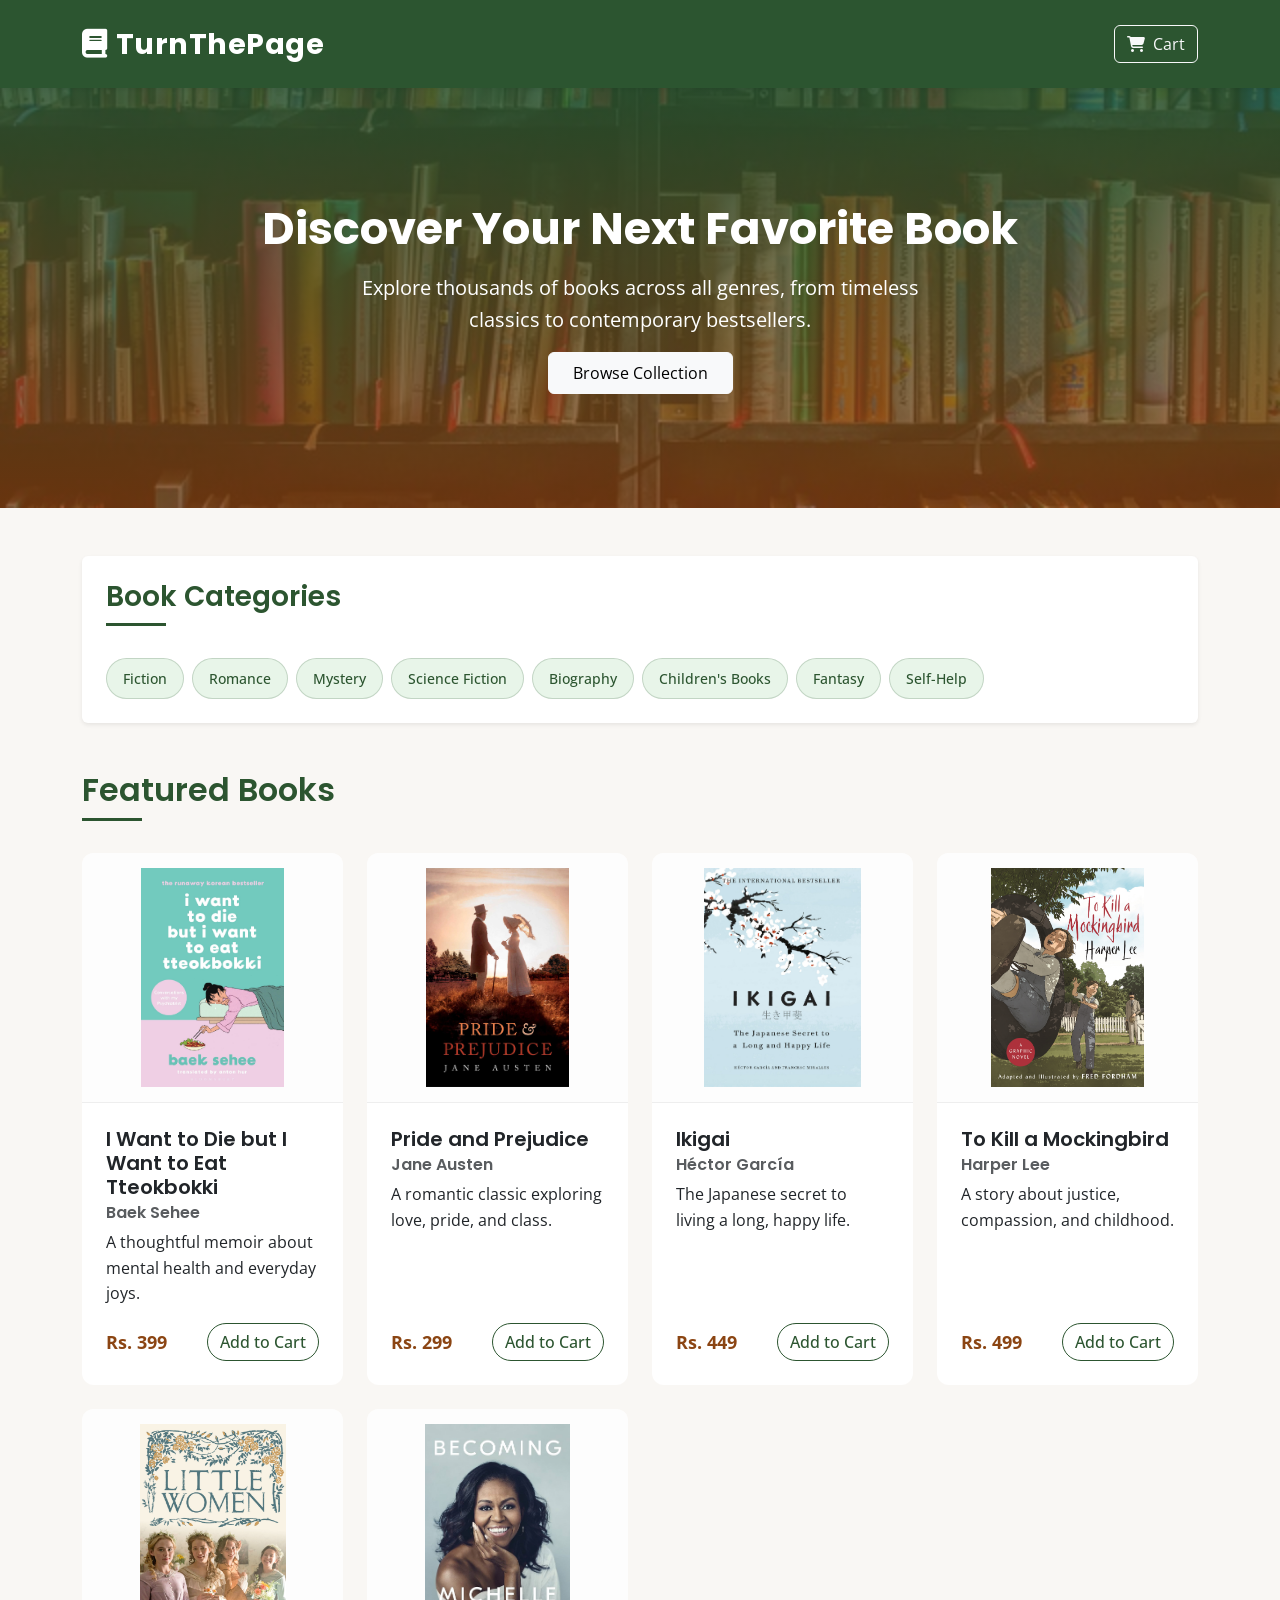
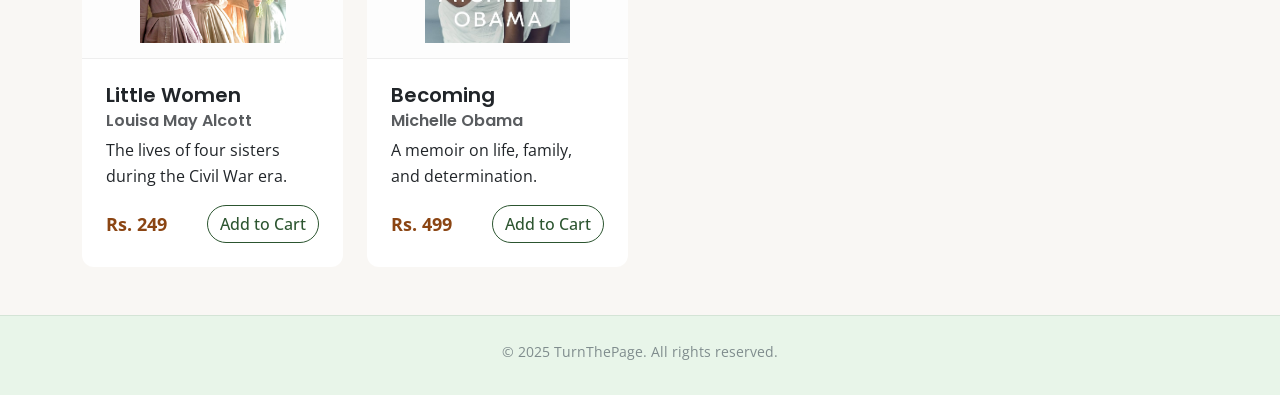
<file: index.html>
<!DOCTYPE html>
<html lang="en">

<head>
  <meta charset="UTF-8" />
  <meta name="viewport" content="width=device-width, initial-scale=1" />
  <title>TurnThePage</title>

  <!-- Bootstrap -->
  <link href="https://cdn.jsdelivr.net/npm/bootstrap@5.3.3/dist/css/bootstrap.min.css" rel="stylesheet" />
  <!-- Google Fonts -->
  <link rel="preconnect" href="https://fonts.googleapis.com">
  <link rel="preconnect" href="https://fonts.gstatic.com" crossorigin>
  <link href="https://fonts.googleapis.com/css2?family=Poppins:wght@400;500;600;700&family=Open+Sans:wght@400;500;600&display=swap" rel="stylesheet">
  <!-- Font Awesome -->
  <link rel="stylesheet" href="https://cdnjs.cloudflare.com/ajax/libs/font-awesome/6.4.0/css/all.min.css">
  
  <!-- Custom CSS -->
  <link rel="stylesheet" href="styles.css">
</head>

<body>

  <!-- Navbar -->
  <nav class="navbar navbar-expand-lg bg-primary-custom shadow-sm py-3">
    <div class="container d-flex justify-content-between align-items-center">
      <!-- Website Name -->
      <a class="navbar-brand m-0" href="#">
        <i class="fas fa-book me-2"></i>TurnThePage
      </a>

      <!-- Cart Button -->
      <button class="btn btn-outline-light" type="button">
        <i class="fas fa-shopping-cart me-2"></i>Cart
      </button>
    </div>
  </nav> 

  <!-- Hero Section -->
  <section class="hero-section">
    <div class="hero-content">
      <h1>Discover Your Next Favorite Book</h1>
      <p>Explore thousands of books across all genres, from timeless classics to contemporary bestsellers.</p>
      <button class="btn btn-light mt-3 px-4 py-2">Browse Collection</button>
    </div>
  </section>

  <!-- Main Container -->
  <main class="container my-5">

    <!-- Categories -->
    <section class="mb-5 p-4 bg-white rounded shadow-sm">
      <h3 class="section-title text-primary-custom">Book Categories</h3>
      <div class="d-flex flex-wrap gap-2">
        <span class="category-badge">Fiction</span>
        <span class="category-badge">Romance</span>
        <span class="category-badge">Mystery</span>
        <span class="category-badge">Science Fiction</span>
        <span class="category-badge">Biography</span>
        <span class="category-badge">Children's Books</span>
        <span class="category-badge">Fantasy</span>
        <span class="category-badge">Self-Help</span>
      </div>
    </section>

    <!-- Featured Books -->
    <section>
      <h2 class="section-title text-primary-custom">Featured Books</h2>

      <div class="row row-cols-1 row-cols-md-2 row-cols-lg-3 row-cols-xl-4 g-4">

        <!-- Book 1 -->
        <article class="col">
          <div class="card h-100 card-hover">
            <img src="tteokbokki.jpg" class="card-img-top" alt="I Want to Die but I Want to Eat Tteokbokki book cover" />
            <div class="card-body d-flex flex-column">
              <h5 class="card-title">I Want to Die but I Want to Eat Tteokbokki</h5>
              <h6 class="card-subtitle mb-2 text-muted">Baek Sehee</h6>
              <p class="card-text flex-grow-1">A thoughtful memoir about mental health and everyday joys.</p>
              <div class="d-flex justify-content-between align-items-center mt-auto">
                <p class="price mb-0">Rs. 399</p>
                <button class="btn btn-outline-primary-custom" type="button">Add to Cart</button>
              </div>
            </div>
          </div>
        </article>

        <!-- Book 2 -->
        <article class="col">
          <div class="card h-100 card-hover">
            <img src="pride_prejudice.jpg" class="card-img-top" alt="Pride and Prejudice book cover" />
            <div class="card-body d-flex flex-column">
              <h5 class="card-title">Pride and Prejudice</h5>
              <h6 class="card-subtitle mb-2 text-muted">Jane Austen</h6>
              <p class="card-text flex-grow-1">A romantic classic exploring love, pride, and class.</p>
              <div class="d-flex justify-content-between align-items-center mt-auto">
                <p class="price mb-0">Rs. 299</p>
                <button class="btn btn-outline-primary-custom" type="button">Add to Cart</button>
              </div>
            </div>
          </div>
        </article>

        <!-- Book 3 -->
        <article class="col">
          <div class="card h-100 card-hover">
            <img src="ikigai.jpg" class="card-img-top" alt="Ikigai book cover" />
            <div class="card-body d-flex flex-column">
              <h5 class="card-title">Ikigai</h5>
              <h6 class="card-subtitle mb-2 text-muted">Héctor García</h6>
              <p class="card-text flex-grow-1">The Japanese secret to living a long, happy life.</p>
              <div class="d-flex justify-content-between align-items-center mt-auto">
                <p class="price mb-0">Rs. 449</p>
                <button class="btn btn-outline-primary-custom" type="button">Add to Cart</button>
              </div>
            </div>
          </div>
        </article>

        <!-- Book 4 -->
        <article class="col">
          <div class="card h-100 card-hover">
            <img src="mockingbird.jpg" class="card-img-top" alt="To Kill a Mockingbird book cover" />
            <div class="card-body d-flex flex-column">
              <h5 class="card-title">To Kill a Mockingbird</h5>
              <h6 class="card-subtitle mb-2 text-muted">Harper Lee</h6>
              <p class="card-text flex-grow-1">A story about justice, compassion, and childhood.</p>
              <div class="d-flex justify-content-between align-items-center mt-auto">
                <p class="price mb-0">Rs. 499</p>
                <button class="btn btn-outline-primary-custom" type="button">Add to Cart</button>
              </div>
            </div>
          </div>
        </article>

        <!-- Book 5 -->
        <article class="col">
          <div class="card h-100 card-hover">
            <img src="little_women.jpg" class="card-img-top" alt="Little Women book cover" />
            <div class="card-body d-flex flex-column">
              <h5 class="card-title">Little Women</h5>
              <h6 class="card-subtitle mb-2 text-muted">Louisa May Alcott</h6>
              <p class="card-text flex-grow-1">The lives of four sisters during the Civil War era.</p>
              <div class="d-flex justify-content-between align-items-center mt-auto">
                <p class="price mb-0">Rs. 249</p>
                <button class="btn btn-outline-primary-custom" type="button">Add to Cart</button>
              </div>
            </div>
          </div>
        </article>

        <!-- Book 6 -->
        <article class="col">
          <div class="card h-100 card-hover">
            <img src="becoming.jpg" class="card-img-top" alt="Becoming book cover" />
            <div class="card-body d-flex flex-column">
              <h5 class="card-title">Becoming</h5>
              <h6 class="card-subtitle mb-2 text-muted">Michelle Obama</h6>
              <p class="card-text flex-grow-1">A memoir on life, family, and determination.</p>
              <div class="d-flex justify-content-between align-items-center mt-auto">
                <p class="price mb-0">Rs. 499</p>
                <button class="btn btn-outline-primary-custom" type="button">Add to Cart</button>
              </div>
            </div>
          </div>
        </article>

      </div>
    </section>

  </main>

  <!-- Footer -->
  <footer>
    <div class="container">
      <p class="mb-2">&copy; 2025 TurnThePage. All rights reserved.</p>
    </div>
  </footer>

  <!-- Bootstrap JS -->
  <script src="https://cdn.jsdelivr.net/npm/bootstrap@5.3.3/dist/js/bootstrap.bundle.min.js"></script>
  <!-- Custom JS -->
  <script src="script.js"></script>
</body>

</html>
</file>
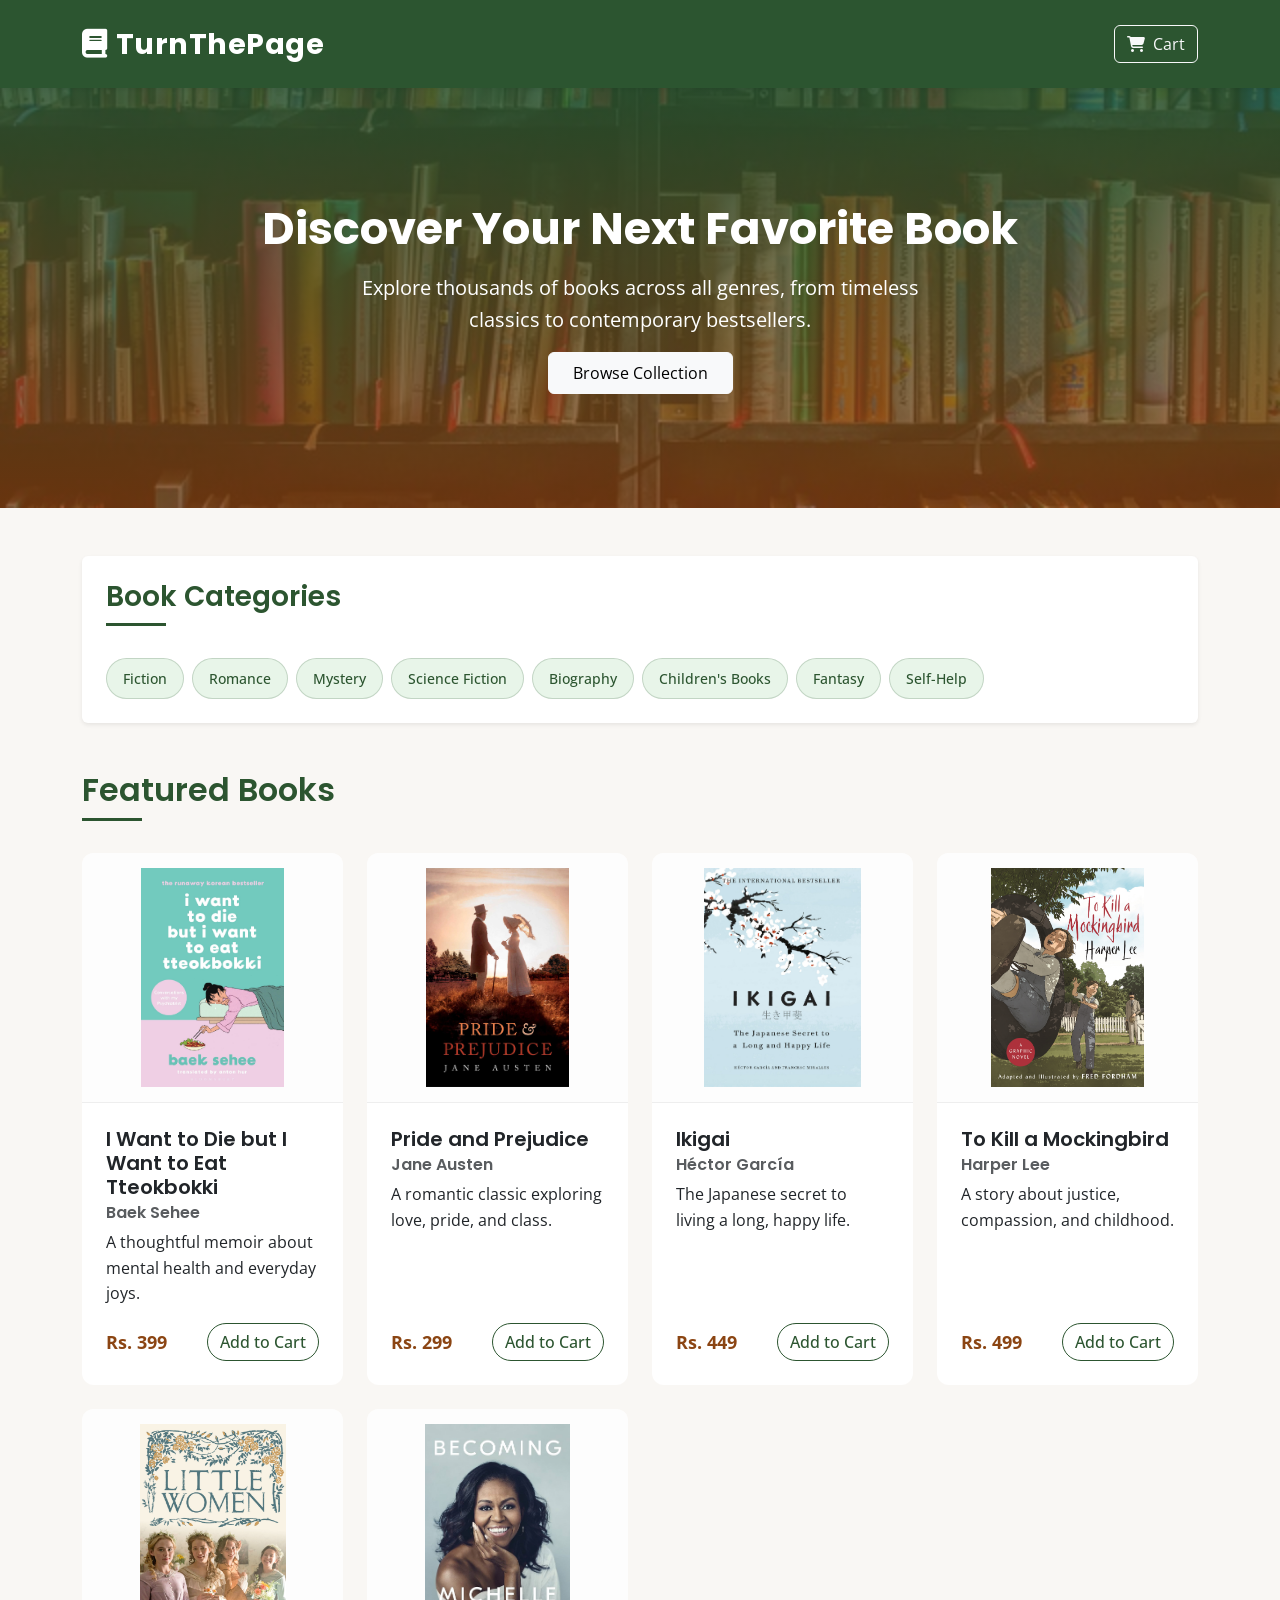
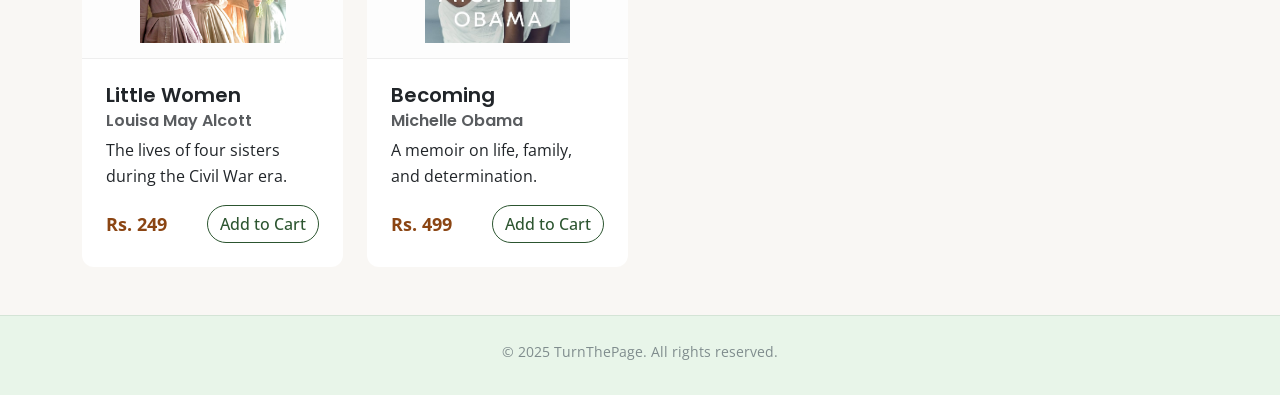
<file: EXP3.html>
<!DOCTYPE html>
<html lang="en">

<head>
  <meta charset="UTF-8" />
  <meta name="viewport" content="width=device-width, initial-scale=1" />
  <title>TurnThePage</title>

  <!-- Bootstrap -->
  <link href="https://cdn.jsdelivr.net/npm/bootstrap@5.3.3/dist/css/bootstrap.min.css" rel="stylesheet" />
  <!-- Google Fonts -->
  <link rel="preconnect" href="https://fonts.googleapis.com">
  <link rel="preconnect" href="https://fonts.gstatic.com" crossorigin>
  <link href="https://fonts.googleapis.com/css2?family=Poppins:wght@400;500;600;700&family=Open+Sans:wght@400;500;600&display=swap" rel="stylesheet">
  <!-- Font Awesome -->
  <link rel="stylesheet" href="https://cdnjs.cloudflare.com/ajax/libs/font-awesome/6.4.0/css/all.min.css">

  <style>
    /* Improved Color Scheme */
    :root {
      --primary: #2c5530;
      --primary-light: #e8f5e9;
      --secondary: #8b4513;
      --accent: #d4af37;
      --light-bg: #f9f7f4;
      --dark-text: #2c3e50;
      --light-text: #7f8c8d;
      --card-bg: #ffffff;
    }

    body {
      font-family: 'Open Sans', sans-serif;
      background-color: var(--light-bg);
      color: var(--dark-text);
      line-height: 1.6;
    }

    h1, h2, h3, h4, h5, h6 {
      font-family: 'Poppins', sans-serif;
      font-weight: 600;
    }

    /* Navbar */
    .navbar-brand {
      font-size: 1.8rem;
      font-weight: 700;
      color: #fff !important;  /* Force white */
      font-family: 'Poppins', sans-serif;
      letter-spacing: 0.5px;
    }

    .bg-primary-custom {
      background-color: var(--primary) !important;
    }

    .text-primary-custom {
      color: var(--primary) !important;
    }

    /* Hero section styles */
    .hero-section {
      background: linear-gradient(rgba(44, 85, 48, 0.85), rgba(139, 69, 19, 0.75)), 
                  url('books_bg.jpg');
      background-size: cover;
      background-position: center;
      height: 420px;
      display: flex;
      align-items: center;
      justify-content: center;
      text-align: center;
      color: white;
    }

    .hero-content h1 {
      font-size: 2.8rem;
      font-weight: 700;
      margin-bottom: 1rem;
    }

    .hero-content p {
      font-size: 1.25rem;
      font-weight: 400;
      max-width: 600px;
      margin: 0 auto;
    }

    /* Categories */
    .category-badge {
      background-color: var(--primary-light);
      color: var(--primary);
      font-weight: 500;
      font-size: 0.9rem;
      padding: 0.5rem 1rem;
      border-radius: 50px;
      transition: all 0.3s ease;
      cursor: pointer;
      border: 1px solid rgba(44, 85, 48, 0.2);
    }

    .category-badge:hover {
      background-color: var(--primary);
      color: white;
      transform: translateY(-2px);
      box-shadow: 0 4px 8px rgba(44, 85, 48, 0.2);
    }

    /* Cards */
    .card-hover {
      transition: all 0.3s ease;
      border: none;
      border-radius: 12px;
      overflow: hidden;
      background-color: var(--card-bg);
    }

    .card-hover:hover {
      transform: translateY(-8px);
      box-shadow: 0 12px 20px rgba(44, 85, 48, 0.15);
    }

    .card-img-top {
      height: 250px;
      object-fit: contain;
      background-color: #fdfdfd;
      padding: 15px;
      border-bottom: 1px solid #eee;
    }

    .card-body {
      padding: 1.5rem;
    }

    .price {
      color: var(--secondary);
      font-weight: 700;
      font-size: 1.1rem;
    }

    .btn-primary-custom {
      background-color: var(--primary);
      border-color: var(--primary);
      padding: 0.5rem 1.5rem;
      border-radius: 50px;
      font-weight: 500;
      transition: all 0.3s ease;
    }

    .btn-primary-custom:hover {
      background-color: #234325;
      border-color: #234325;
      transform: translateY(-2px);
      box-shadow: 0 4px 8px rgba(44, 85, 48, 0.3);
    }

    .btn-outline-primary-custom {
      color: var(--primary);
      border-color: var(--primary);
      border-radius: 50px;
      font-weight: 500;
      transition: all 0.3s ease;
    }

    .btn-outline-primary-custom:hover {
      background-color: var(--primary);
      border-color: var(--primary);
      transform: translateY(-2px);
    }

    /* Footer */
    footer {
      background-color: var(--primary-light);
      text-align: center;
      padding: 1.5rem;
      font-size: 0.9rem;
      color: var(--light-text);
      margin-top: 3rem;
      border-top: 1px solid rgba(44, 85, 48, 0.1);
    }

    /* Section styling */
    .section-title {
      position: relative;
      padding-bottom: 0.75rem;
      margin-bottom: 2rem;
    }

    .section-title::after {
      content: '';
      position: absolute;
      bottom: 0;
      left: 0;
      width: 60px;
      height: 3px;
      background-color: var(--primary);
    }

    /* Responsive */
    @media (max-width: 768px) {
      .hero-content h1 {
        font-size: 2.2rem;
      }

      .hero-content p {
        font-size: 1.1rem;
      }
    }

    @media (max-width: 576px) {
      .hero-content h1 {
        font-size: 1.8rem;
      }

      .hero-content p {
        font-size: 1rem;
      }
    }
  </style>
</head>

<body>

  <!-- Navbar -->
  <nav class="navbar navbar-expand-lg bg-primary-custom shadow-sm py-3">
    <div class="container d-flex justify-content-between align-items-center">
      <!-- Website Name -->
      <a class="navbar-brand m-0" href="#">
        <i class="fas fa-book me-2"></i>TurnThePage
      </a>

      <!-- Cart Button -->
      <button class="btn btn-outline-light" type="button">
        <i class="fas fa-shopping-cart me-2"></i>Cart
      </button>
    </div>
  </nav> 

  <!-- Hero Section -->
  <section class="hero-section">
    <div class="hero-content">
      <h1>Discover Your Next Favorite Book</h1>
      <p>Explore thousands of books across all genres, from timeless classics to contemporary bestsellers.</p>
      <button class="btn btn-light mt-3 px-4 py-2">Browse Collection</button>
    </div>
  </section>

  <!-- Main Container -->
  <main class="container my-5">

    <!-- Categories -->
    <section class="mb-5 p-4 bg-white rounded shadow-sm">
      <h3 class="section-title text-primary-custom">Book Categories</h3>
      <div class="d-flex flex-wrap gap-2">
        <span class="category-badge">Fiction</span>
        <span class="category-badge">Romance</span>
        <span class="category-badge">Mystery</span>
        <span class="category-badge">Science Fiction</span>
        <span class="category-badge">Biography</span>
        <span class="category-badge">Children's Books</span>
        <span class="category-badge">Fantasy</span>
        <span class="category-badge">Self-Help</span>
      </div>
    </section>

    <!-- Featured Books -->
    <section>
      <h2 class="section-title text-primary-custom">Featured Books</h2>

      <div class="row row-cols-1 row-cols-md-2 row-cols-lg-3 row-cols-xl-4 g-4">

        <!-- Book 1 -->
        <article class="col">
          <div class="card h-100 card-hover">
            <img src="tteokbokki.jpg" class="card-img-top" alt="I Want to Die but I Want to Eat Tteokbokki book cover" />
            <div class="card-body d-flex flex-column">
              <h5 class="card-title">I Want to Die but I Want to Eat Tteokbokki</h5>
              <h6 class="card-subtitle mb-2 text-muted">Baek Sehee</h6>
              <p class="card-text flex-grow-1">A thoughtful memoir about mental health and everyday joys.</p>
              <div class="d-flex justify-content-between align-items-center mt-auto">
                <p class="price mb-0">Rs. 399</p>
                <button class="btn btn-outline-primary-custom" type="button">Add to Cart</button>
              </div>
            </div>
          </div>
        </article>

        <!-- Book 2 -->
        <article class="col">
          <div class="card h-100 card-hover">
            <img src="pride_prejudice.jpg" class="card-img-top" alt="Pride and Prejudice book cover" />
            <div class="card-body d-flex flex-column">
              <h5 class="card-title">Pride and Prejudice</h5>
              <h6 class="card-subtitle mb-2 text-muted">Jane Austen</h6>
              <p class="card-text flex-grow-1">A romantic classic exploring love, pride, and class.</p>
              <div class="d-flex justify-content-between align-items-center mt-auto">
                <p class="price mb-0">Rs. 299</p>
                <button class="btn btn-outline-primary-custom" type="button">Add to Cart</button>
              </div>
            </div>
          </div>
        </article>

        <!-- Book 3 -->
        <article class="col">
          <div class="card h-100 card-hover">
            <img src="ikigai.jpg" class="card-img-top" alt="Ikigai book cover" />
            <div class="card-body d-flex flex-column">
              <h5 class="card-title">Ikigai</h5>
              <h6 class="card-subtitle mb-2 text-muted">Héctor García</h6>
              <p class="card-text flex-grow-1">The Japanese secret to living a long, happy life.</p>
              <div class="d-flex justify-content-between align-items-center mt-auto">
                <p class="price mb-0">Rs. 449</p>
                <button class="btn btn-outline-primary-custom" type="button">Add to Cart</button>
              </div>
            </div>
          </div>
        </article>

        <!-- Book 4 -->
        <article class="col">
          <div class="card h-100 card-hover">
            <img src="mockingbird.jpg" class="card-img-top" alt="To Kill a Mockingbird book cover" />
            <div class="card-body d-flex flex-column">
              <h5 class="card-title">To Kill a Mockingbird</h5>
              <h6 class="card-subtitle mb-2 text-muted">Harper Lee</h6>
              <p class="card-text flex-grow-1">A story about justice, compassion, and childhood.</p>
              <div class="d-flex justify-content-between align-items-center mt-auto">
                <p class="price mb-0">Rs. 499</p>
                <button class="btn btn-outline-primary-custom" type="button">Add to Cart</button>
              </div>
            </div>
          </div>
        </article>

        <!-- Book 5 -->
        <article class="col">
          <div class="card h-100 card-hover">
            <img src="little_women.jpg" class="card-img-top" alt="Little Women book cover" />
            <div class="card-body d-flex flex-column">
              <h5 class="card-title">Little Women</h5>
              <h6 class="card-subtitle mb-2 text-muted">Louisa May Alcott</h6>
              <p class="card-text flex-grow-1">The lives of four sisters during the Civil War era.</p>
              <div class="d-flex justify-content-between align-items-center mt-auto">
                <p class="price mb-0">Rs. 249</p>
                <button class="btn btn-outline-primary-custom" type="button">Add to Cart</button>
              </div>
            </div>
          </div>
        </article>

        <!-- Book 6 -->
        <article class="col">
          <div class="card h-100 card-hover">
            <img src="becoming.jpg" class="card-img-top" alt="Becoming book cover" />
            <div class="card-body d-flex flex-column">
              <h5 class="card-title">Becoming</h5>
              <h6 class="card-subtitle mb-2 text-muted">Michelle Obama</h6>
              <p class="card-text flex-grow-1">A memoir on life, family, and determination.</p>
              <div class="d-flex justify-content-between align-items-center mt-auto">
                <p class="price mb-0">Rs. 499</p>
                <button class="btn btn-outline-primary-custom" type="button">Add to Cart</button>
              </div>
            </div>
          </div>
        </article>

      </div>
    </section>

  </main>

  <!-- Footer -->
  <footer>
    <div class="container">
      <p class="mb-2">&copy; 2025 TurnThePage. All rights reserved.</p>
    </div>
  </footer>

  <script src="https://cdn.jsdelivr.net/npm/bootstrap@5.3.3/dist/js/bootstrap.bundle.min.js"></script>
</body>

</html>
</file>
<file: styles.css>
:root {
  --primary: #2c5530;
  --primary-light: #e8f5e9;
  --secondary: #8b4513;
  --accent: #d4af37;
  --light-bg: #f9f7f4;
  --dark-text: #2c3e50;
  --light-text: #7f8c8d;
  --card-bg: #ffffff;
}

body {
  font-family: 'Open Sans', sans-serif;
  background-color: var(--light-bg);
  color: var(--dark-text);
  line-height: 1.6;
}

h1, h2, h3, h4, h5, h6 {
  font-family: 'Poppins', sans-serif;
  font-weight: 600;
}

/* Navbar */
.navbar-brand {
  font-size: 1.8rem;
  font-weight: 700;
  color: #fff !important;  /* Force white */
  font-family: 'Poppins', sans-serif;
  letter-spacing: 0.5px;
}

.bg-primary-custom {
  background-color: var(--primary) !important;
}

.text-primary-custom {
  color: var(--primary) !important;
}

/* Hero section styles */
.hero-section {
  background: linear-gradient(rgba(44, 85, 48, 0.85), rgba(139, 69, 19, 0.75)), 
              url('books_bg.jpg');
  background-size: cover;
  background-position: center;
  height: 420px;
  display: flex;
  align-items: center;
  justify-content: center;
  text-align: center;
  color: white;
}

.hero-content h1 {
  font-size: 2.8rem;
  font-weight: 700;
  margin-bottom: 1rem;
}

.hero-content p {
  font-size: 1.25rem;
  font-weight: 400;
  max-width: 600px;
  margin: 0 auto;
}

/* Categories */
.category-badge {
  background-color: var(--primary-light);
  color: var(--primary);
  font-weight: 500;
  font-size: 0.9rem;
  padding: 0.5rem 1rem;
  border-radius: 50px;
  transition: all 0.3s ease;
  cursor: pointer;
  border: 1px solid rgba(44, 85, 48, 0.2);
}

.category-badge:hover {
  background-color: var(--primary);
  color: white;
  transform: translateY(-2px);
  box-shadow: 0 4px 8px rgba(44, 85, 48, 0.2);
}

/* Cards */
.card-hover {
  transition: all 0.3s ease;
  border: none;
  border-radius: 12px;
  overflow: hidden;
  background-color: var(--card-bg);
}

.card-hover:hover {
  transform: translateY(-8px);
  box-shadow: 0 12px 20px rgba(44, 85, 48, 0.15);
}

.card-img-top {
  height: 250px;
  object-fit: contain;
  background-color: #fdfdfd;
  padding: 15px;
  border-bottom: 1px solid #eee;
}

.card-body {
  padding: 1.5rem;
}

.price {
  color: var(--secondary);
  font-weight: 700;
  font-size: 1.1rem;
}

.btn-primary-custom {
  background-color: var(--primary);
  border-color: var(--primary);
  padding: 0.5rem 1.5rem;
  border-radius: 50px;
  font-weight: 500;
  transition: all 0.3s ease;
}

.btn-primary-custom:hover {
  background-color: #234325;
  border-color: #234325;
  transform: translateY(-2px);
  box-shadow: 0 4px 8px rgba(44, 85, 48, 0.3);
}

.btn-outline-primary-custom {
  color: var(--primary);
  border-color: var(--primary);
  border-radius: 50px;
  font-weight: 500;
  transition: all 0.3s ease;
}

.btn-outline-primary-custom:hover {
  background-color: var(--primary);
  border-color: var(--primary);
  transform: translateY(-2px);
}

/* Footer */
footer {
  background-color: var(--primary-light);
  text-align: center;
  padding: 1.5rem;
  font-size: 0.9rem;
  color: var(--light-text);
  margin-top: 3rem;
  border-top: 1px solid rgba(44, 85, 48, 0.1);
}

/* Section styling */
.section-title {
  position: relative;
  padding-bottom: 0.75rem;
  margin-bottom: 2rem;
}

.section-title::after {
  content: '';
  position: absolute;
  bottom: 0;
  left: 0;
  width: 60px;
  height: 3px;
  background-color: var(--primary);
}

/* Responsive */
@media (max-width: 768px) {
  .hero-content h1 {
    font-size: 2.2rem;
  }

  .hero-content p {
    font-size: 1.1rem;
  }
}

@media (max-width: 576px) {
  .hero-content h1 {
    font-size: 1.8rem;
  }

  .hero-content p {
    font-size: 1rem;
  }
}
</file>
